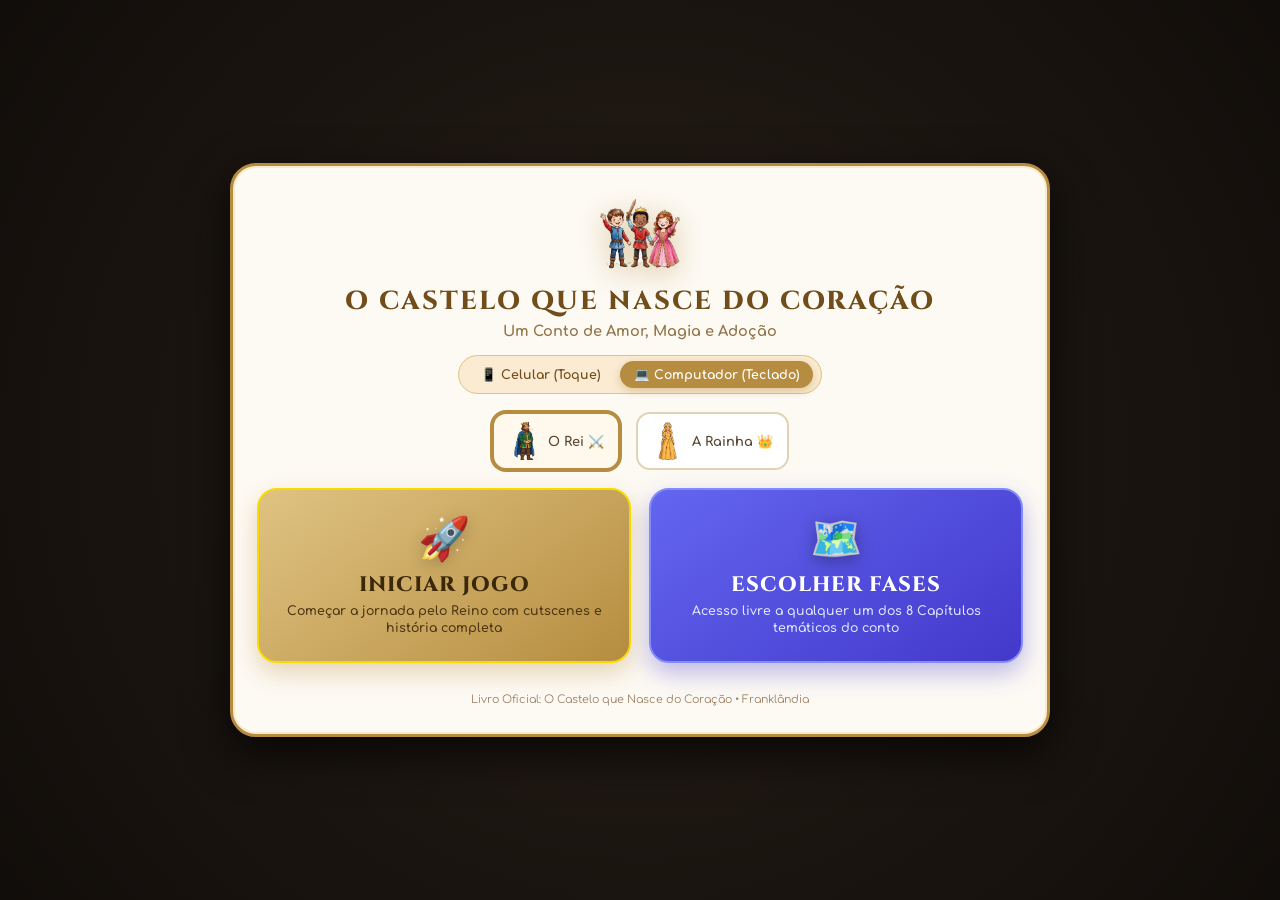
<file: index.html>
<!DOCTYPE html>
<html lang="pt-BR">
<head>
  <meta charset="UTF-8">
  <meta name="viewport" content="width=device-width, initial-scale=1.0, maximum-scale=1.0, user-scalable=no, viewport-fit=cover">
  <meta name="mobile-web-app-capable" content="yes">
  <meta name="apple-mobile-web-app-capable" content="yes">
  <meta name="apple-mobile-web-app-status-bar-style" content="black-translucent">
  <title>O Castelo que Nasce do Coração - Portal Oficial</title>
  <link rel="preconnect" href="https://fonts.googleapis.com">
  <link rel="preconnect" href="https://fonts.gstatic.com" crossorigin>
  <link href="https://fonts.googleapis.com/css2?family=Cinzel:wght@600;800;900&family=Comfortaa:wght@400;600;700&display=swap" rel="stylesheet">
  <style>
    * {
      box-sizing: border-box;
      margin: 0;
      padding: 0;
      user-select: none;
      -webkit-user-select: none;
      -webkit-tap-highlight-color: transparent;
    }

    body {
      background: radial-gradient(circle at center, #271f18 0%, #110d0a 100%);
      color: #3e3223;
      font-family: 'Comfortaa', cursive, sans-serif;
      min-height: 100vh;
      display: flex;
      flex-direction: column;
      align-items: center;
      justify-content: center;
      padding: 16px 12px;
      overflow-x: hidden;
    }

    .portal-card {
      background: #fdfaf4;
      border: 3.5px solid #b68d40;
      border-radius: 26px;
      box-shadow: 0 16px 45px rgba(0, 0, 0, 0.75), inset 0 0 0 2px #faebcd;
      max-width: 820px;
      width: 100%;
      padding: 28px 24px;
      text-align: center;
      display: flex;
      flex-direction: column;
      align-items: center;
      position: relative;
      transition: all 0.3s ease;
    }

    /* Brasão & Cabeçalho */
    .portal-emblem {
      width: 80px;
      height: 80px;
      object-fit: contain;
      margin-bottom: 10px;
      filter: drop-shadow(0 6px 14px rgba(182, 141, 64, 0.45));
      animation: floatEmblem 3s infinite ease-in-out;
    }

    @keyframes floatEmblem {
      0%, 100% { transform: translateY(0); }
      50% { transform: translateY(-6px); }
    }

    .game-title {
      font-family: 'Cinzel', serif;
      font-size: 26px;
      font-weight: 800;
      color: #724d1a;
      letter-spacing: 2px;
      text-transform: uppercase;
      text-shadow: 1px 1px 0 rgba(255,255,255,0.9);
      margin-bottom: 4px;
    }

    .game-subtitle {
      font-size: 14.5px;
      color: #927447;
      font-weight: 700;
      margin-bottom: 16px;
    }

    /* Sistema de Telas / Visões */
    .view-screen {
      display: none;
      width: 100%;
      flex-direction: column;
      align-items: center;
      animation: viewFadeIn 0.25s ease-out forwards;
    }

    .view-screen.active {
      display: flex;
    }

    @keyframes viewFadeIn {
      from { opacity: 0; transform: translateY(8px) scale(0.98); }
      to { opacity: 1; transform: translateY(0) scale(1); }
    }

    /* Barra de seleção de plataforma */
    .platform-selector {
      display: inline-flex;
      align-items: center;
      gap: 6px;
      padding: 5px 8px;
      background: #faebd2;
      border: 1.5px solid #dfc382;
      border-radius: 25px;
      margin-bottom: 18px;
    }

    .platform-btn {
      padding: 6px 14px;
      border-radius: 20px;
      border: none;
      background: transparent;
      color: #724d1a;
      font-family: inherit;
      font-size: 12.5px;
      font-weight: 700;
      cursor: pointer;
      transition: all 0.2s;
    }

    .platform-btn.active {
      background: #b68d40;
      color: #fff;
      box-shadow: 0 3px 8px rgba(182, 141, 64, 0.4);
    }

    /* Seletor rápido de Personagem */
    .char-mini-select {
      display: flex;
      gap: 16px;
      margin-bottom: 18px;
      justify-content: center;
    }

    .char-mini-card {
      background: #fff;
      border: 2px solid #e2d2b5;
      border-radius: 14px;
      padding: 8px 14px;
      display: flex;
      align-items: center;
      gap: 8px;
      cursor: pointer;
      transition: all 0.2s ease;
    }

    .char-mini-card:hover {
      border-color: #b68d40;
      transform: translateY(-2px);
    }

    .char-mini-card.active {
      border-color: #b68d40;
      background: #fff9ed;
      box-shadow: 0 0 0 2px #b68d40;
    }

    .char-mini-card img {
      width: 32px;
      height: 38px;
      object-fit: contain;
    }

    .char-mini-card span {
      font-size: 13px;
      font-weight: 700;
      color: #5a4935;
    }

    /* Cards de Ação (Menu Principal) */
    .action-buttons-container {
      display: grid;
      grid-template-columns: 1fr 1fr;
      gap: 18px;
      width: 100%;
      margin-bottom: 16px;
    }

    .btn-action-card {
      border-radius: 20px;
      padding: 24px 18px;
      cursor: pointer;
      transition: all 0.2s cubic-bezier(0.34, 1.56, 0.64, 1);
      display: flex;
      flex-direction: column;
      align-items: center;
      justify-content: center;
      text-align: center;
      position: relative;
      overflow: hidden;
      box-shadow: 0 8px 24px rgba(0, 0, 0, 0.15);
      border: 2.5px solid transparent;
      text-decoration: none;
    }

    .btn-action-card:hover, .btn-action-card:active {
      transform: translateY(-4px) scale(1.02);
    }

    /* Botão INICIAR (Dourado Real) */
    .btn-action-iniciar {
      background: linear-gradient(145deg, #dfc382 0%, #b68d40 100%);
      border-color: #f7da02;
      color: #3b270a;
      box-shadow: 0 10px 25px rgba(182, 141, 64, 0.35);
    }

    .btn-action-iniciar .action-icon {
      font-size: 42px;
      margin-bottom: 8px;
      filter: drop-shadow(0 4px 8px rgba(0,0,0,0.2));
    }

    .btn-action-iniciar .action-title {
      font-family: 'Cinzel', serif;
      font-size: 21px;
      font-weight: 800;
      letter-spacing: 1px;
      margin-bottom: 4px;
    }

    .btn-action-iniciar .action-sub {
      font-size: 12.5px;
      font-weight: 600;
      color: #4a3411;
      line-height: 1.35;
    }

    /* Botão FASES (Azul Real / Safira) */
    .btn-action-fases {
      background: linear-gradient(145deg, #6366f1 0%, #4338ca 100%);
      border-color: #818cf8;
      color: #ffffff;
      box-shadow: 0 10px 25px rgba(67, 56, 202, 0.35);
    }

    .btn-action-fases .action-icon {
      font-size: 42px;
      margin-bottom: 8px;
      filter: drop-shadow(0 4px 8px rgba(0,0,0,0.3));
    }

    .btn-action-fases .action-title {
      font-family: 'Cinzel', serif;
      font-size: 21px;
      font-weight: 800;
      letter-spacing: 1px;
      margin-bottom: 4px;
      color: #fff;
    }

    .btn-action-fases .action-sub {
      font-size: 12.5px;
      font-weight: 600;
      color: #e0e7ff;
      line-height: 1.35;
    }

    /* -------------------------------------------------------------
       TELA DE SELEÇÃO DE FASES (1 A 8)
       ------------------------------------------------------------- */
    .phases-list {
      display: grid;
      grid-template-columns: 1fr 1fr;
      gap: 12px;
      width: 100%;
      margin-bottom: 20px;
    }

    .phase-card-btn {
      background: #ffffff;
      border: 2px solid #e2d2b5;
      border-radius: 14px;
      padding: 12px 14px;
      display: flex;
      align-items: center;
      gap: 12px;
      text-align: left;
      cursor: pointer;
      transition: all 0.2s ease;
      box-shadow: 0 4px 10px rgba(0, 0, 0, 0.06);
    }

    .phase-card-btn:hover {
      border-color: #b68d40;
      transform: translateX(4px);
      box-shadow: 0 6px 16px rgba(182, 141, 64, 0.25);
      background: #fffdf9;
    }

    .phase-icon-box {
      font-size: 26px;
      width: 44px;
      height: 44px;
      border-radius: 10px;
      display: flex;
      align-items: center;
      justify-content: center;
      background: #faebd2;
      border: 1px solid #dfc382;
      flex-shrink: 0;
    }

    .phase-info {
      flex: 1;
    }

    .phase-badge-tag {
      font-size: 10px;
      font-weight: 800;
      letter-spacing: 0.5px;
      text-transform: uppercase;
      display: inline-block;
      margin-bottom: 2px;
    }

    .phase-name {
      font-size: 13.5px;
      font-weight: 700;
      color: #4a3411;
      margin-bottom: 2px;
    }

    .phase-sub {
      font-size: 11px;
      color: #7d654a;
      line-height: 1.3;
    }

    .phase-arrow {
      font-size: 16px;
      color: #b68d40;
      font-weight: bold;
    }

    /* Botão Voltar */
    .btn-back {
      background: #faebd2;
      border: 2px solid #dfc382;
      color: #724d1a;
      font-family: inherit;
      font-size: 14px;
      font-weight: 700;
      padding: 10px 24px;
      border-radius: 20px;
      cursor: pointer;
      transition: all 0.2s;
    }

    .btn-back:hover {
      background: #b68d40;
      color: #fff;
    }

    .footer-note {
      margin-top: 14px;
      font-size: 11px;
      color: #9c8266;
    }

    @media (max-width: 680px) {
      .action-buttons-container,
      .phases-list {
        grid-template-columns: 1fr;
      }
      .game-title {
        font-size: 21px;
      }
      .portal-card {
        padding: 20px 16px;
      }
    }
  </style>
</head>
<body>

  <main class="portal-card">
    <!-- Brasão do Castelo -->
    <img src="assets/images/characters/children_trio.png" alt="O Castelo do Coração" class="portal-emblem">

    <h1 class="game-title">O Castelo que Nasce do Coração</h1>
    <h2 class="game-subtitle">Um Conto de Amor, Magia e Adoção</h2>

    <!-- Seletor de Plataforma (Celular / Computador) -->
    <div class="platform-selector">
      <button class="platform-btn" id="btnPlatMobile" onclick="setPlatform('celular')">📱 Celular (Toque)</button>
      <button class="platform-btn" id="btnPlatPC" onclick="setPlatform('PC')">💻 Computador (Teclado)</button>
    </div>

    <!-- Seletor Rápido de Líder Inicial -->
    <div class="char-mini-select">
      <div class="char-mini-card active" id="cardLeaderKing" onclick="selectLeader('king')">
        <img src="assets/images/characters/king_idle.png" alt="Rei">
        <span>O Rei ⚔️</span>
      </div>
      <div class="char-mini-card" id="cardLeaderQueen" onclick="selectLeader('queen')">
        <img src="assets/images/characters/queen_idle.png" alt="Rainha">
        <span>A Rainha 👑</span>
      </div>
    </div>

    <!-- =========================================================
         VISÃO 1: MENU PRINCIPAL (INICIAR JOGO OU ESCOLHER FASES)
         ========================================================= -->
    <section class="view-screen active" id="viewAction">
      <div class="action-buttons-container">
        <!-- Card Iniciar Jogo -->
        <div class="btn-action-card btn-action-iniciar" onclick="actionStartGame()">
          <div class="action-icon">🚀</div>
          <div class="action-title">INICIAR JOGO</div>
          <div class="action-sub">Começar a jornada pelo Reino com cutscenes e história completa</div>
        </div>

        <!-- Card Escolher Fases -->
        <div class="btn-action-card btn-action-fases" onclick="actionOpenPhases()">
          <div class="action-icon">🗺️</div>
          <div class="action-title">ESCOLHER FASES</div>
          <div class="action-sub">Acesso livre a qualquer um dos 8 Capítulos temáticos do conto</div>
        </div>
      </div>
    </section>

    <!-- =========================================================
         VISÃO 2: ESCOLHER FASES (1 A 8)
         ========================================================= -->
    <section class="view-screen" id="viewPhases">
      <div class="phases-list">
        <!-- Fase 1 -->
        <div class="phase-card-btn" onclick="launchPhase(1)">
          <div class="phase-icon-box">🏰</div>
          <div class="phase-info">
            <span class="phase-badge-tag" style="color: #64748b;">CAPÍTULO 1 • O REINO CINZENTO</span>
            <div class="phase-name">O Castelo Sem Cores</div>
            <div class="phase-sub">O Rei e a Rainha iniciam a busca por amor e esperança.</div>
          </div>
          <span class="phase-arrow">▶</span>
        </div>

        <!-- Fase 2 -->
        <div class="phase-card-btn" onclick="launchPhase(2)">
          <div class="phase-icon-box">🌿</div>
          <div class="phase-info">
            <span class="phase-badge-tag" style="color: #16a34a;">CAPÍTULO 2 • 💚 EQUILÍBRIO</span>
            <div class="phase-name">A Floresta da Esperança</div>
            <div class="phase-sub">O encontro com o Mago Sábio e a semente dourada.</div>
          </div>
          <span class="phase-arrow">▶</span>
        </div>

        <!-- Fase 3 -->
        <div class="phase-card-btn" onclick="launchPhase(3)">
          <div class="phase-icon-box">🎨</div>
          <div class="phase-info">
            <span class="phase-badge-tag" style="color: #d97706;">CAPÍTULO 3 • 💛 MATHEUS</span>
            <div class="phase-name">O Pincel Encantado</div>
            <div class="phase-sub">Príncipe Matheus pinta o reino e devolve as cores do amor!</div>
          </div>
          <span class="phase-arrow">▶</span>
        </div>

        <!-- Fase 4 -->
        <div class="phase-card-btn" onclick="launchPhase(4)">
          <div class="phase-icon-box">🌊</div>
          <div class="phase-info">
            <span class="phase-badge-tag" style="color: #2563eb;">CAPÍTULO 4 • 💙 CONFIANÇA</span>
            <div class="phase-name">O Encontro das Almas</div>
            <div class="phase-sub">O laço profundo de união e proteção entre os irmãos.</div>
          </div>
          <span class="phase-arrow">▶</span>
        </div>

        <!-- Fase 5 -->
        <div class="phase-card-btn" onclick="launchPhase(5)">
          <div class="phase-icon-box">🐎</div>
          <div class="phase-info">
            <span class="phase-badge-tag" style="color: #dc2626;">CAPÍTULO 5 • ❤️ PEDRO</span>
            <div class="phase-name">O Galope da Coragem</div>
            <div class="phase-sub">Pedro a cavalo galopa pelas montanhas com bravura!</div>
          </div>
          <span class="phase-arrow">▶</span>
        </div>

        <!-- Fase 6 -->
        <div class="phase-card-btn" onclick="launchPhase(6)">
          <div class="phase-icon-box">💖</div>
          <div class="phase-info">
            <span class="phase-badge-tag" style="color: #db2777;">CAPÍTULO 6 • 🌸 PROTEÇÃO</span>
            <div class="phase-name">O Laço da Proteção</div>
            <div class="phase-sub">A chegada da pequena princesa e o carinho dos irmãos.</div>
          </div>
          <span class="phase-arrow">▶</span>
        </div>

        <!-- Fase 7 -->
        <div class="phase-card-btn" onclick="launchPhase(7)">
          <div class="phase-icon-box">🪩</div>
          <div class="phase-info">
            <span class="phase-badge-tag" style="color: #ec4899;">CAPÍTULO 7 • 💖 MARIA ROSA</span>
            <div class="phase-name">O Baile Real de Maria Rosa</div>
            <div class="phase-sub">Dança encantada de pétalas e música no salão real.</div>
          </div>
          <span class="phase-arrow">▶</span>
        </div>

        <!-- Fase 8 -->
        <div class="phase-card-btn" onclick="launchPhase(8)">
          <div class="phase-icon-box">👑</div>
          <div class="phase-info">
            <span class="phase-badge-tag" style="color: #b45309;">CAPÍTULO 8 • 👑 A CELEBRAÇÃO</span>
            <div class="phase-name">A Grande Celebração do Amor</div>
            <div class="phase-sub">Todos os três filhos unidos pelo poder da adoção!</div>
          </div>
          <span class="phase-arrow">▶</span>
        </div>
      </div>

      <!-- Botão Voltar ao Menu -->
      <button class="btn-back" onclick="switchView('viewAction')">
        ⬅️ Voltar ao Menu
      </button>
    </section>

    <p class="footer-note">Livro Oficial: O Castelo que Nasce do Coração • Franklândia</p>
  </main>

  <script>
    // Detecção automática de dispositivo
    const isMobileDevice = /Android|webOS|iPhone|iPad|iPod|BlackBerry|IEMobile|Opera Mini/i.test(navigator.userAgent) || (window.innerWidth <= 768);
    let currentPlatform = isMobileDevice ? 'celular' : 'PC';
    let chosenLeader = 'king';

    function setPlatform(plat) {
      currentPlatform = plat;
      document.getElementById('btnPlatMobile').classList.toggle('active', plat === 'celular');
      document.getElementById('btnPlatPC').classList.toggle('active', plat === 'PC');
      playBeep(520, 'sine', 0.05);
    }

    function selectLeader(leader) {
      chosenLeader = leader;
      document.getElementById('cardLeaderKing').classList.toggle('active', leader === 'king');
      document.getElementById('cardLeaderQueen').classList.toggle('active', leader === 'queen');
      playBeep(640, 'triangle', 0.06);
    }

    // Sintetizador Web Audio API para feedback sonoro imediato
    function playBeep(freq = 440, type = 'sine', duration = 0.08) {
      try {
        const AudioCtx = window.AudioContext || window.webkitAudioContext;
        if (!AudioCtx) return;
        const ctx = new AudioCtx();
        const osc = ctx.createOscillator();
        const gain = ctx.createGain();
        osc.type = type;
        osc.frequency.setValueAtTime(freq, ctx.currentTime);
        gain.gain.setValueAtTime(0.12, ctx.currentTime);
        gain.gain.exponentialRampToValueAtTime(0.001, ctx.currentTime + duration);
        osc.connect(gain);
        gain.connect(ctx.destination);
        osc.start();
        osc.stop(ctx.currentTime + duration);
      } catch (e) {}
    }

    function switchView(viewId) {
      playBeep(520, 'sine', 0.05);
      document.querySelectorAll('.view-screen').forEach(el => el.classList.remove('active'));
      const target = document.getElementById(viewId);
      if (target) target.classList.add('active');
    }

    function actionStartGame() {
      playBeep(880, 'triangle', 0.12);
      setTimeout(() => {
        window.location.href = currentPlatform + '/index.html?fase=1&char=' + chosenLeader + '&v=7.2';
      }, 100);
    }

    function actionOpenPhases() {
      playBeep(740, 'sine', 0.08);
      switchView('viewPhases');
    }

    function launchPhase(phaseNumber) {
      playBeep(920, 'sine', 0.12);
      setTimeout(() => {
        window.location.href = currentPlatform + '/index.html?fase=' + phaseNumber + '&direct=1&char=' + chosenLeader + '&v=7.2';
      }, 100);
    }

    // Inicialização da plataforma selecionada
    setPlatform(currentPlatform);

    // Leitura de parâmetros de retorno do jogo (ex: ?view=phases&platform=celular)
    (function checkDirectView() {
      try {
        const params = new URLSearchParams(window.location.search || '');
        const targetView = params.get('view');
        const targetPlatform = params.get('platform');
        if (targetPlatform === 'celular' || targetPlatform === 'PC') {
          setPlatform(targetPlatform);
        }
        if (targetView === 'phases') {
          switchView('viewPhases');
        } else if (targetView === 'action') {
          switchView('viewAction');
        }
      } catch (e) {}
    })();
  </script>
</body>
</html>
</file>
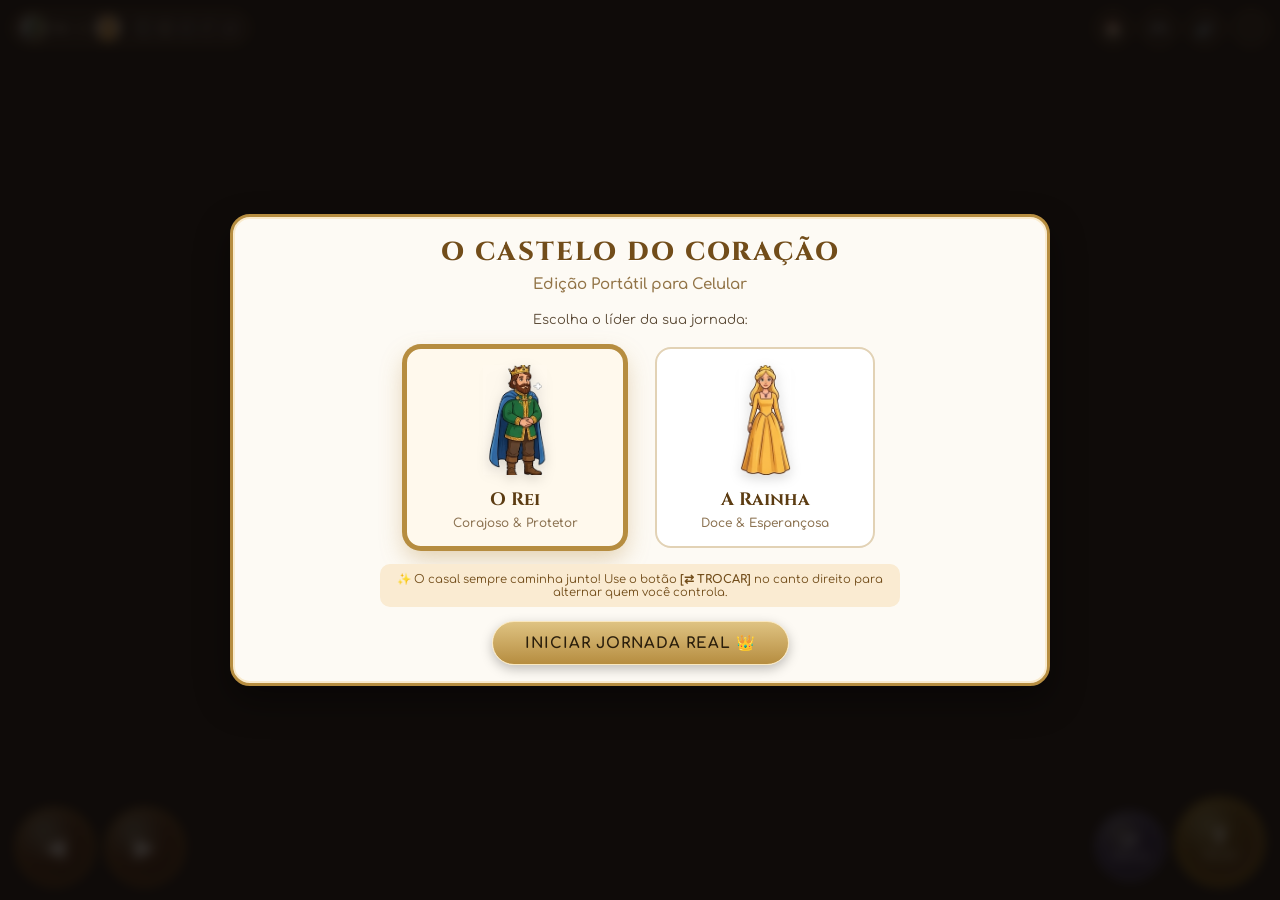
<file: celular/index.html>
<!DOCTYPE html>
<html lang="pt-BR">
<head>
  <meta charset="UTF-8">
  <base href="../">
  <meta name="viewport" content="width=device-width, initial-scale=1.0, maximum-scale=1.0, user-scalable=no, viewport-fit=cover">
  <meta name="mobile-web-app-capable" content="yes">
  <meta name="apple-mobile-web-app-capable" content="yes">
  <meta name="apple-mobile-web-app-status-bar-style" content="black-translucent">
  <title>O Castelo que Nasce do Coração - Edição Celular</title>
  <link rel="stylesheet" href="css/style.css?v=3.1">
  <link rel="stylesheet" href="celular/style.css?v=1.1">
  <script>
    // Prevenção de rolagem e zoom acidental por pinça
    document.addEventListener('gesturestart', function(e) { e.preventDefault(); }, { passive: false });
    document.addEventListener('touchmove', function(e) {
      if (e.target.closest('#touch-controls-layer') || e.target.closest('#game-canvas')) {
        e.preventDefault();
      }
    }, { passive: false });

    // Auto Fullscreen ao girar o aparelho na horizontal (Paisagem)
    function triggerAutoFullscreen() {
      const isLandscape = window.innerWidth > window.innerHeight;
      if (isLandscape && !document.fullscreenElement && !document.webkitFullscreenElement) {
        const doc = document.documentElement;
        if (doc.requestFullscreen) {
          doc.requestFullscreen().catch(() => {});
        } else if (doc.webkitRequestFullscreen) {
          doc.webkitRequestFullscreen();
        }
        if (window.screen && window.screen.orientation && window.screen.orientation.lock) {
          window.screen.orientation.lock('landscape').catch(() => {});
        }
      }
    }

    window.addEventListener('orientationchange', function() {
      setTimeout(triggerAutoFullscreen, 150);
      setTimeout(triggerAutoFullscreen, 400);
    });
    if (window.screen && window.screen.orientation) {
      window.screen.orientation.addEventListener('change', function() {
        setTimeout(triggerAutoFullscreen, 150);
        setTimeout(triggerAutoFullscreen, 400);
      });
    }
    window.addEventListener('resize', function() {
      if (window.innerWidth > window.innerHeight) {
        setTimeout(triggerAutoFullscreen, 100);
      }
    });
    document.addEventListener('touchstart', triggerAutoFullscreen, { passive: true, once: true });
    document.addEventListener('pointerdown', triggerAutoFullscreen, { passive: true, once: true });
  </script>
</head>
<body>

  <main class="mobile-wrapper" id="mobileWrapper">
    <!-- Rótulo do Console Portátil (Modo Celular em Pé) -->
    <div class="portrait-console-label" aria-hidden="true">
      <img src="assets/images/characters/children_trio.png" alt="O Castelo do Coração">
      <span>CASTELO DO CORAÇÃO · EDIÇÃO PORTÁTIL</span>
    </div>

    <!-- Barra Superior Flutuante Minimalista -->
    <header class="mobile-top-bar">
      <!-- HUD Compacto: Líder & Virtudes -->
      <div class="mobile-hud-pill" id="btn-hud-switch" title="Toque para alternar o líder">
        <img id="hud-leader-img" class="mobile-avatar" src="assets/images/characters/king_idle.png" alt="Líder">
        <span id="hud-leader-name" class="mobile-leader-name">Rei</span>
        <span class="mobile-switch-icon">⇄</span>
        <img id="hud-companion-img" class="mobile-avatar" src="assets/images/characters/queen_idle.png" alt="Parceiro">
        <div class="mobile-hearts-row">
          <img id="hud-heart-green" class="heart-slot" src="assets/images/ui/heart_green.png" alt="💚">
          <img id="hud-heart-yellow" class="heart-slot" src="assets/images/ui/heart_yellow.png" alt="💛">
          <img id="hud-heart-blue" class="heart-slot" src="assets/images/ui/heart_blue.png" alt="💙">
          <img id="hud-heart-red" class="heart-slot" src="assets/images/ui/heart_red.png" alt="❤️">
          <img id="hud-heart-pink" class="heart-slot" src="assets/images/ui/heart_pink.png" alt="💖">
        </div>
      </div>

      <!-- Ações de topo -->
      <div class="mobile-actions">
        <a href="index.html?view=phases&platform=celular" class="top-circle-btn" id="btnMobileHomePortal" title="Menu Principal / Escolher Fases">🏠</a>
        <button class="top-circle-btn" id="btnMobilePS1" title="Alternar Modo Retrô PS1">🎮</button>
        <button class="top-circle-btn" id="btnMobileSound" title="Ligar/Desligar Som">🔊</button>
        <button class="top-circle-btn" id="btnMobileFullscreen" title="Tela Cheia">⛶</button>
      </div>
    </header>

    <!-- Canvas do Jogo 16:9 Adaptado -->
    <div class="canvas-container">
      <canvas id="game-canvas" width="1280" height="720"></canvas>
    </div>

    <!-- PS1 CRT Scanlines & Screen Overlay -->
    <div id="ps1-overlay" class="ps1-overlay hidden">
      <div class="ps1-badge">PS1 • 240p 15-bit</div>
    </div>

    <!-- Controles Virtuais Semi-Transparentes na Tela -->
    <div class="touch-controls-layer" id="touch-controls-layer">
      <!-- Lado esquerdo: Direcionais Esquerda e Direita -->
      <div class="touch-zone-left">
        <button class="touch-btn-game touch-btn-dir" id="btn-touch-left" aria-label="Mover para Esquerda">
          <span class="touch-icon">◀</span>
        </button>
        <button class="touch-btn-game touch-btn-dir" id="btn-touch-right" aria-label="Mover para Direita">
          <span class="touch-icon">▶</span>
        </button>
      </div>

      <!-- Lado direito: Trocar Líder e Pular / Ação -->
      <div class="touch-zone-right">
        <button class="touch-btn-game touch-btn-switch" id="btn-touch-switch" aria-label="Alternar Personagem Líder">
          <span class="touch-icon">⇄</span>
          <span class="touch-sub">TROCAR</span>
        </button>
        <button class="touch-btn-game touch-btn-jump" id="btn-touch-jump" aria-label="Pular">
          <span class="touch-icon">⬆</span>
          <span class="touch-sub">PULAR</span>
        </button>
      </div>
    </div>

    <!-- Hidden compatibility HUD elements -->
    <div style="display:none;">
      <span id="hud-phase-title">Fase 1: O Castelo Sem Cores</span>
      <div id="btn-hud-mute">🔊</div>
      <button id="btn-toggle-ps1">🎮 PS1: OFF</button>
    </div>

    <!-- Character Select Overlay -->
    <div id="screen-char-select" class="overlay-screen">
      <div class="fairytale-card">
        <div class="card-title">O Castelo do Coração</div>
        <div class="card-subtitle">Edição Portátil para Celular</div>
        
        <p style="font-size: 13px; color: #5a4935; margin-bottom: 8px;">
          Escolha o líder da sua jornada:
        </p>

        <div class="char-options">
          <div id="card-king" class="char-card selected">
            <img src="assets/images/characters/king_idle.png" class="char-avatar" alt="O Rei">
            <div class="char-name">O Rei</div>
            <div class="char-role">Corajoso & Protetor</div>
          </div>

          <div id="card-queen" class="char-card">
            <img src="assets/images/characters/queen_idle.png" class="char-avatar" alt="A Rainha">
            <div class="char-name">A Rainha</div>
            <div class="char-role">Doce & Esperançosa</div>
          </div>
        </div>

        <div style="background: #faebd2; border-radius: 10px; padding: 8px 14px; margin-bottom: 14px; font-size: 11.5px; color: #724d1a; max-width: 520px;">
          ✨ O casal sempre caminha junto! Use o botão <strong>[⇄ TROCAR]</strong> no canto direito para alternar quem você controla.
        </div>

        <button id="btn-confirm-char" class="btn-gold" style="padding: 12px 32px; font-size: 15px;">Iniciar Jornada Real 👑</button>
      </div>
    </div>

    <!-- Cutscene Modal -->
    <div id="screen-cutscene" class="overlay-screen hidden">
      <div class="fairytale-card cutscene-card-mobile" style="max-width: 780px;">
        <div class="cutscene-container">
          <img id="cutscene-art-img" class="cutscene-art" src="assets/images/cutscenes/cutscene_1.png" alt="Ilustração do Livro">
          
          <div class="cutscene-content">
            <span id="cutscene-tag" class="cutscene-phase-tag">Capítulo 1 de 8</span>
            <h2 id="cutscene-heading" class="card-title" style="font-size: 19px; text-align: left;">O Castelo Sem Cores</h2>
            
            <p id="cutscene-desc" class="cutscene-text" style="font-size: 13px; max-height: 140px; overflow-y: auto;">
              Era uma vez, em um reino distante, um rei e uma rainha que moravam em um lindo castelo...
            </p>

            <div class="voice-status" style="margin: 8px 0;">
              <div class="voice-wave">
                <div class="voice-bar"></div>
                <div class="voice-bar"></div>
                <div class="voice-bar"></div>
                <div class="voice-bar"></div>
              </div>
              <span style="font-size: 11px;">Locução: <strong>Thalita Neural</strong></span>
            </div>

            <div style="display: flex; gap: 10px; margin-top: 6px; width: 100%;">
              <button id="btn-replay-voice" class="btn-gold" style="flex: 1; padding: 10px; font-size: 12px; background: #faebd2; color: #724d1a; border-color: #dfc382;">Ouvir 🎙️</button>
              <button id="btn-start-level" class="btn-gold" style="flex: 1.4; padding: 10px; font-size: 13px;">Entrar na Fase ⚔️</button>
            </div>
          </div>
        </div>
      </div>
    </div>

    <!-- Victory Screen -->
    <div id="screen-victory" class="overlay-screen hidden">
      <div class="fairytale-card" style="max-width: 680px;">
        <div class="card-title" style="color: #2e7d32; font-size: 24px;">O Poder da Adoção!</div>
        <div class="card-subtitle" style="font-size: 14px;">O Castelo Ganhou Todas as Cores do Amor</div>

        <img src="assets/images/characters/children_trio.png" style="max-width: 280px; width: 85%; max-height: 170px; object-fit: contain; filter: drop-shadow(0 8px 20px rgba(0,0,0,0.25)); margin: 6px 0 10px 0;" alt="Filhos: Matheus, Pedro e Maria Rosa">

        <div style="font-size: 13px; font-weight: bold; color: #b68d40; margin-bottom: 8px;">
          💙 Matheus &nbsp;•&nbsp; ⚔️ Pedro &nbsp;•&nbsp; 🌸 Maria Rosa
        </div>

        <p style="font-size: 12.5px; line-height: 1.5; color: #3b3126; max-width: 540px; margin-bottom: 12px; font-style: italic; background: #fff; padding: 10px 14px; border-radius: 10px; border: 1.5px solid #faebcd;">
          "E assim descobriram que uma verdadeira família nasce do AMOR, nasce do cuidado e do afeto... que o ABRAÇO vai ser sempre uma porta aberta para a felicidade, que filhos não precisam nascer só da barriga e que também podem nascer no coração. Esse é o poder da adoção!"
        </p>

        <div id="victory-voice-status" class="voice-status" style="margin: 4px 0 12px 0; justify-content: center;">
          <div class="voice-wave" id="victory-voice-wave" style="opacity: 0.35;">
            <div class="voice-bar"></div>
            <div class="voice-bar"></div>
            <div class="voice-bar"></div>
            <div class="voice-bar"></div>
          </div>
          <span style="font-size: 11px;">Locução Oficial: <strong>Thalita Neural</strong></span>
        </div>

        <div style="display: flex; gap: 10px; justify-content: center; flex-wrap: wrap;">
          <button id="btn-replay-victory-voice" class="btn-gold" style="padding: 10px 18px; font-size: 12.5px; background: #faebd2; color: #724d1a; border-color: #dfc382;">
            <span id="victory-voice-icon">🔊</span> <span id="victory-voice-label">Ouvir Locução</span>
          </button>
          <button id="btn-play-again" class="btn-gold" style="padding: 10px 24px; font-size: 13.5px;">Jogar Novamente 👑</button>
        </div>
      </div>
    </div>
  </main>

  <!-- Scripts do Jogo Compartilhados -->
  <script src="js/engine/input.js?v=7.1"></script>
  <script src="js/engine/audio.js?v=7.1"></script>
  <script src="js/engine/physics.js?v=7.1"></script>
  <script src="js/engine/camera.js?v=7.1"></script>
  <script src="js/entities/player.js?v=7.1"></script>
  <script src="js/entities/npc.js?v=7.1"></script>
  <script src="js/entities/collectable.js?v=7.1"></script>
  <script src="js/levels/levels.js?v=7.1"></script>
  <script src="js/main.js?v=7.1"></script>
</body>
</html>
</file>
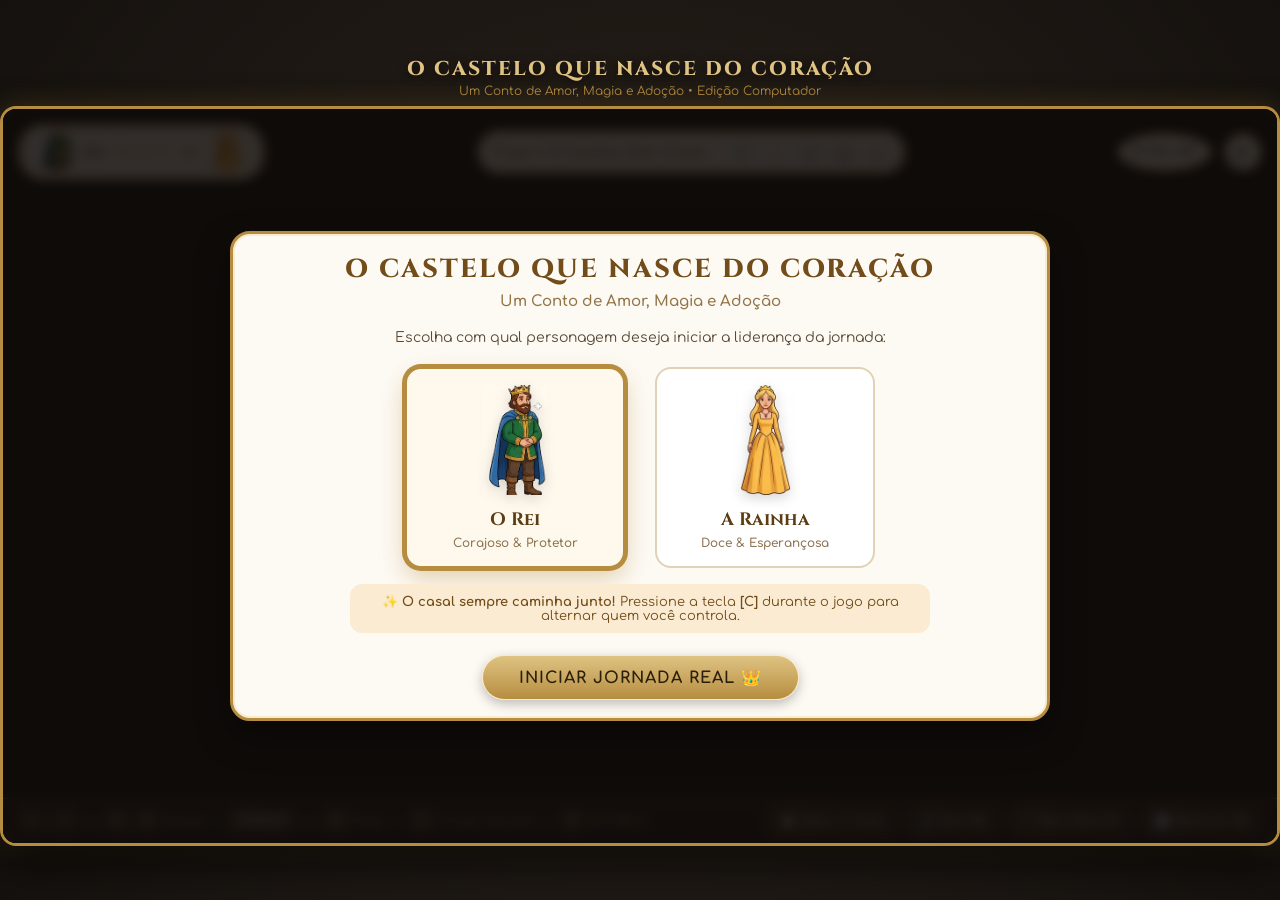
<file: PC/index.html>
<!DOCTYPE html>
<html lang="pt-BR">
<head>
  <meta charset="UTF-8">
  <base href="../">
  <meta name="viewport" content="width=device-width, initial-scale=1.0, maximum-scale=1.0, user-scalable=no">
  <title>O Castelo que Nasce do Coração - Edição Computador</title>
  <link rel="stylesheet" href="PC/style.css?v=1.0">
  <link rel="stylesheet" href="css/style.css?v=3.0">
  <script>
    // Prevenção de rolagem com teclas de jogo
    window.addEventListener('keydown', function(e) {
      if (['Space', 'ArrowUp', 'ArrowDown', 'ArrowLeft', 'ArrowRight'].includes(e.code)) {
        e.preventDefault();
      }
    }, { passive: false });
  </script>
</head>
<body>

  <!-- Header Real -->
  <header class="pc-header">
    <div class="pc-header-title">O CASTELO QUE NASCE DO CORAÇÃO</div>
    <div class="pc-header-sub">Um Conto de Amor, Magia e Adoção • Edição Computador</div>
  </header>

  <!-- Gabinete Arcade Real -->
  <main class="pc-cabinet" id="arcadeContainer">
    <!-- Top HUD -->
    <div id="game-hud">
      <!-- Left: Leader & Companion -->
      <div class="hud-left">
        <div class="hud-panel" id="btn-hud-switch" style="cursor: pointer;" title="Clique ou aperte 'C' para alternar o líder">
          <img id="hud-leader-img" class="hud-avatar" src="assets/images/characters/king_idle.png" alt="Líder">
          <span id="hud-leader-name">Rei</span>
          <span style="color: #b68d40; font-size: 11px;">(Trocar: C)</span>
          <span style="margin: 0 4px; color: #b68d40;">⇄</span>
          <img id="hud-companion-img" class="hud-avatar" src="assets/images/characters/queen_idle.png" alt="Parceiro">
        </div>
      </div>

      <!-- Center: Current Level Title & 5 Heart Virtues -->
      <div class="hud-center">
        <div class="hud-panel">
          <span id="hud-phase-title" style="color: #6a4f27;">Fase 1: O Castelo Sem Cores</span>
          <div style="display: flex; gap: 6px; margin-left: 10px; align-items: center;">
            <img id="hud-heart-green" class="heart-slot" src="assets/images/ui/heart_green.png" title="💚 Verde: O Mago e a Esperança">
            <img id="hud-heart-yellow" class="heart-slot" src="assets/images/ui/heart_yellow.png" title="💛 Amarelo: Príncipe Matheus">
            <img id="hud-heart-blue" class="heart-slot" src="assets/images/ui/heart_blue.png" title="💙 Azul: O Laço dos Irmãos">
            <img id="hud-heart-red" class="heart-slot" src="assets/images/ui/heart_red.png" title="❤️ Vermelho: Príncipe Pedro">
            <img id="hud-heart-pink" class="heart-slot" src="assets/images/ui/heart_pink.png" title="💖 Rosa: Princesa Maria Rosa">
          </div>
        </div>
      </div>

      <!-- Right: Quick sound & PS1 -->
      <div class="hud-right">
        <button id="btn-toggle-ps1" class="hud-btn" style="width: auto; padding: 0 12px; font-size: 11px; font-weight: bold;" title="Modo Retrô PS1 (Tecla P)">🎮 PS1: OFF</button>
        <div class="hud-btn" id="btn-hud-mute" title="Ligar/Desligar Som (Tecla M)">🔊</div>
      </div>
    </div>

    <!-- Main Game Canvas -->
    <div class="canvas-container">
      <canvas id="game-canvas" width="1280" height="720"></canvas>
    </div>

    <!-- PS1 CRT Scanlines & Screen Overlay -->
    <div id="ps1-overlay" class="ps1-overlay hidden">
      <div class="ps1-badge">PS1 • 240p 15-bit</div>
    </div>

    <!-- Character Select Overlay -->
    <div id="screen-char-select" class="overlay-screen">
      <div class="fairytale-card">
        <div class="card-title">O Castelo que Nasce do Coração</div>
        <div class="card-subtitle">Um Conto de Amor, Magia e Adoção</div>
        
        <p style="font-size: 14px; color: #5a4935; margin-bottom: 10px;">
          Escolha com qual personagem deseja iniciar a liderança da jornada:
        </p>

        <div class="char-options">
          <div id="card-king" class="char-card selected">
            <img src="assets/images/characters/king_idle.png" class="char-avatar" alt="O Rei">
            <div class="char-name">O Rei</div>
            <div class="char-role">Corajoso & Protetor</div>
          </div>

          <div id="card-queen" class="char-card">
            <img src="assets/images/characters/queen_idle.png" class="char-avatar" alt="A Rainha">
            <div class="char-name">A Rainha</div>
            <div class="char-role">Doce & Esperançosa</div>
          </div>
        </div>

        <div style="background: #faebd2; border-radius: 12px; padding: 10px 18px; margin-bottom: 22px; font-size: 13px; color: #724d1a; max-width: 580px;">
          ✨ <strong>O casal sempre caminha junto!</strong> Pressione a tecla <strong>[C]</strong> durante o jogo para alternar quem você controla.
        </div>

        <button id="btn-confirm-char" class="btn-gold">Iniciar Jornada Real 👑</button>
      </div>
    </div>

    <!-- Cutscene Modal -->
    <div id="screen-cutscene" class="overlay-screen hidden">
      <div class="fairytale-card" style="max-width: 880px;">
        <div class="cutscene-container">
          <img id="cutscene-art-img" class="cutscene-art" src="assets/images/cutscenes/cutscene_1.png" alt="Ilustração do Livro">
          
          <div class="cutscene-content">
            <span id="cutscene-tag" class="cutscene-phase-tag">Capítulo 1 de 8</span>
            <h2 id="cutscene-heading" class="card-title" style="font-size: 21px; text-align: left;">O Castelo Sem Cores</h2>
            
            <p id="cutscene-desc" class="cutscene-text">
              Era uma vez, em um reino distante, um rei e uma rainha que moravam em um lindo castelo...
            </p>

            <div class="voice-status">
              <div class="voice-wave">
                <div class="voice-bar"></div>
                <div class="voice-bar"></div>
                <div class="voice-bar"></div>
                <div class="voice-bar"></div>
              </div>
              <span>Locução oficial: <strong>Thalita Neural</strong></span>
            </div>

            <div style="display: flex; gap: 14px; margin-top: 10px;">
              <button id="btn-replay-voice" class="btn-gold" style="padding: 10px 20px; font-size: 13px; background: #faebd2; color: #724d1a; border-color: #dfc382;">Ouvir Novamente 🎙️</button>
              <button id="btn-start-level" class="btn-gold" style="padding: 10px 28px; font-size: 14px;">Entrar na Fase ⚔️</button>
            </div>
          </div>
        </div>
      </div>
    </div>

    <!-- Victory Screen -->
    <div id="screen-victory" class="overlay-screen hidden">
      <div class="fairytale-card" style="max-width: 780px;">
        <div class="card-title" style="color: #2e7d32; font-size: 30px;">O Poder da Adoção!</div>
        <div class="card-subtitle" style="font-size: 16px;">O Castelo Ganhou Todas as Cores do Amor</div>

        <img src="assets/images/characters/children_trio.png" style="max-width: 380px; width: 92%; max-height: 250px; object-fit: contain; filter: drop-shadow(0 10px 25px rgba(0,0,0,0.28)); margin: 10px 0 16px 0;" alt="Todos os Filhos: Matheus, Pedro e Maria Rosa">

        <div style="font-size: 15px; font-weight: bold; color: #b68d40; margin-bottom: 10px;">
          💙 Matheus &nbsp;•&nbsp; ⚔️ Pedro &nbsp;•&nbsp; 🌸 Maria Rosa
        </div>

        <p style="font-size: 15px; line-height: 1.6; color: #3b3126; max-width: 620px; margin-bottom: 14px; font-style: italic; background: #fff; padding: 14px 20px; border-radius: 12px; border: 1.5px solid #faebcd;">
          "E assim descobriram que uma verdadeira família nasce do AMOR, nasce do cuidado e do afeto... que o ABRAÇO vai ser sempre uma porta aberta para a felicidade, que filhos não precisam nascer só da barriga e que também podem nascer no coração. Esse é o poder da adoção!"
        </p>

        <div id="victory-voice-status" class="voice-status" style="margin: 6px 0 16px 0; justify-content: center;">
          <div class="voice-wave" id="victory-voice-wave" style="opacity: 0.35;">
            <div class="voice-bar"></div>
            <div class="voice-bar"></div>
            <div class="voice-bar"></div>
            <div class="voice-bar"></div>
          </div>
          <span style="font-size: 13px;">Locução Oficial: <strong>Thalita Neural</strong></span>
        </div>

        <div style="display: flex; gap: 14px; justify-content: center; flex-wrap: wrap;">
          <button id="btn-replay-victory-voice" class="btn-gold" style="padding: 12px 24px; font-size: 14px; background: #faebd2; color: #724d1a; border-color: #dfc382;">
            <span id="victory-voice-icon">🔊</span> <span id="victory-voice-label">Ouvir Locução</span>
          </button>
          <button id="btn-play-again" class="btn-gold">Jogar Novamente 👑</button>
        </div>
      </div>
    </div>

    <!-- Barra Inferior de Atalhos e Controles -->
    <footer class="pc-controls-bar">
      <div class="controls-hint">
        <span class="control-key">←</span> <span class="control-key">→</span> ou <span class="control-key">A</span> <span class="control-key">D</span> Mover &nbsp;|&nbsp;
        <span class="control-key">ESPAÇO</span> ou <span class="control-key">W</span> Pular &nbsp;|&nbsp;
        <span class="control-key">C</span> Trocar Parceiro &nbsp;|&nbsp;
        <span class="control-key">P</span> PS1 Retrô
      </div>
      <div class="controls-actions">
        <a href="index.html?view=phases&platform=PC" class="btn-pc-action" id="btnHomePortal" title="Menu Principal / Escolher Fases">🏠 Menu / Fases</a>
        <button class="btn-pc-action" id="btnSound" title="Ligar/Desligar Som (Tecla M)">🔊 Som (M)</button>
        <button class="btn-pc-action" id="btnFullscreen" title="Tela Cheia (Tecla F)">⛶ Tela Cheia (F)</button>
        <button class="btn-pc-action" id="btnRestart" title="Reiniciar Fase (Tecla R)">🔄 Reiniciar (R)</button>
      </div>
    </footer>
  </main>

  <!-- Scripts do Jogo Compartilhados -->
  <script src="js/engine/input.js?v=7.1"></script>
  <script src="js/engine/audio.js?v=7.1"></script>
  <script src="js/engine/physics.js?v=7.1"></script>
  <script src="js/engine/camera.js?v=7.1"></script>
  <script src="js/entities/player.js?v=7.1"></script>
  <script src="js/entities/npc.js?v=7.1"></script>
  <script src="js/entities/collectable.js?v=7.1"></script>
  <script src="js/levels/levels.js?v=7.1"></script>
  <script src="js/main.js?v=7.1"></script>
</body>
</html>
</file>
